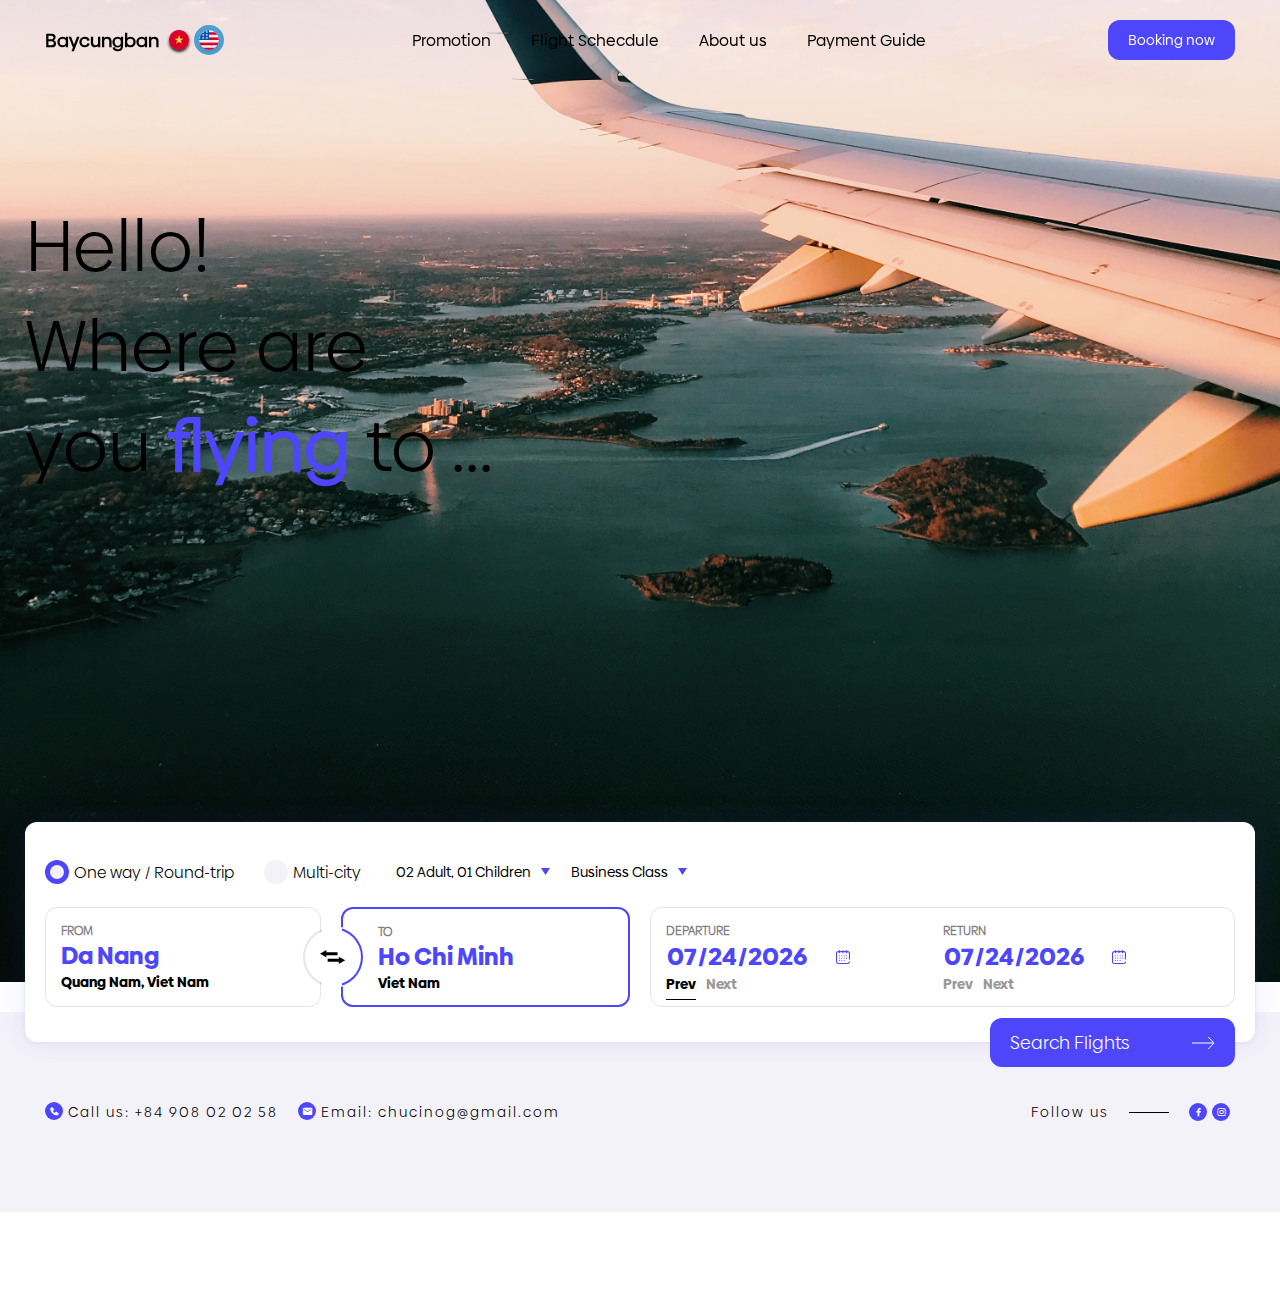
<file: index.html>
<!DOCTYPE html>
<html lang="en">

<head>
    <meta charset="UTF-8">
    <meta http-equiv="X-UA-Compatible" content="IE=edge">
    <meta name="viewport" content="width=device-width, initial-scale=1.0">
    <link href='https://unpkg.com/boxicons@2.1.2/css/boxicons.min.css' rel='stylesheet'>
    <link rel="stylesheet" href="./sass/styles.css">

    <title>Baycungban</title>
</head>

<body>
    <header>
        <div class="headerIn wide">
            <div class="logo">
                <h3>Baycungban</h3>
                <div class="icon">
                    <img  id="vn-language" src="./img/icon/vietnam.png" alt="">
                </div>
                <div class="icon">
                    <img  id="en-language" src="./img/icon/united-states.png" alt="">
                </div>
            </div>
            <nav class="navMenu">
                <ul>
                    <li>Promotion</li>
                    <li>Flight Schecdule</li>
                    <li>About us</li>
                    <li>Payment Guide</li>
                </ul>
            </nav>
            <nav class="navMenuicon"><i class='bx bx-menu'></i></nav>
            <div class="btn btnBook">Booking now</div>
        </div>

        <div class="menuRes">
            <div class="menuResin">
                <ul>
                    <li>Promotion</li>
                    <li>Flight Schedule</li>
                    <li>About us</li>
                    <li>Payment Guide</li>
                </ul>
                <div class="changeF"><span>Changes Flights</span> <i class='bx bx-search'></i></div>
                <div class="btnX"><i class='bx bx-x'></i></div>
            </div>
        </div>
    </header>
    <section class="hero">
        <img src="./img/begina-kisembo--rMEwp6TMLs-unsplash.jpg" alt="">
        <div class="heroChild wide">
            <div class="heroText">
                <span>Hello!</span>
                <span>Where are </span>
                <span>you <strong>flying</strong> to ...</span>
            </div>
        </div>
    </section>
    <section class="schedules">
        <div class="scheduleCover wide">
            <div class="schedule">
                <a href="./listPage.html" class="btnSearch">Search Flights <img
                        src="./img/icon/Vector 3.svg" alt=""></a>
                <input type="radio" name="scheduleRadio" checked id="oneway">
                <input type="radio" name="scheduleRadio" id="multy">
                <div class="schedulePicker">
                    <label for="oneway">
                        <div class="scheduleCircle oneway">
                            <div class="circleIn"></div>
                        </div><span>One way / Round-trip</span>
                    </label>
                    <label for="multy">
                        <div class="scheduleCircle multy">
                            <div class="circleIn"></div>
                        </div><span>Multi-city</span>
                    </label>
                    <div class="dropdown">
                        <select id="colorselector">
                            <option value="red"><span class="purple">02</span> Adult, <span class="purple">01</span>
                                Children</option>
                            <option value="yellow">Yellow</option>
                            <option value="blue">Blue</option>
                        </select>
                    </div>
                    <div class="dropdown">
                        <select id="colorselector">
                            <option value="red">Business Class</option>
                            <option value="yellow">Yellow</option>
                            <option value="blue">Blue</option>
                        </select>
                    </div>
                </div>
                <div class="scheduleLocate">
                    <div class="scheduleLocate-item">
                        <div class="locateCircle">
                            <div class="locateCircleInside">
                                <span class="cirBack"></span>
                                <span class="cirBack"></span>
                                <div class="loCirIn">
                                    <img src="./img/icon/Frame 2.svg" alt="">
                                </div>
                            </div>
                        </div>
                        <input type="radio" name="locateIns" id="fro">
                        <input type="radio" name="locateIns" checked id="tos">
                        <label for="fro" class="locateIn" id="DN">
                            <span class="locateText">From</span>
                            <span class="locateText DN">Da Nang</span>
                        </label>
                        <div class="listTP">
                            <span>
                                <h4>Da Nang</h4>
                                <p>Quang Nam, Viet Nam</p>
                            </span>
                            <span>
                                <h4>Ha Noi</h4>
                                <p>Viet Nam</p>
                            </span>
                            <span>
                                <h4>Da Lat</h4>
                                <p>Lam Dong ,Viet Nam</p>
                            </span>
                            <span>
                                <h4>Nha Trang</h4>
                                <p>Khanh Hoa, Viet Nam</p>
                            </span>
                            <span>
                                <h4>Phu Quoc</h4>
                                <p>Kien Giang, Viet Nam</p>
                            </span>
                        </div>
                        <label for="tos" class="locateIn hcm" id="HCM">
                            <span class="locateText">To</span>
                            <span class="locateText HCM">Ho Chi Minh</span>
                        </label>
                        <div class="listTP2">
                            <span>
                                <h4>Da Nang</h4>
                                <p>Quang Nam, Viet Nam</p>
                            </span>
                            <span>
                                <h4>Ha Noi</h4>
                                <p>Viet Nam</p>
                            </span>
                            <span>
                                <h4>Da Lat</h4>
                                <p>Lam Dong ,Viet Nam</p>
                            </span>
                            <span>
                                <h4>Nha Trang</h4>
                                <p>Khanh Hoa, Viet Nam</p>
                            </span>
                            <span>
                                <h4>Phu Quoc</h4>
                                <p>Kien Giang, Viet Nam</p>
                            </span>
                        </div>
                    </div>
                    <div class="scheduleLocate-item">
                        <div class="calendarL">
                            <span class="locateText">Departure</span>
                            <span class="locateText">
                                <input type="date" id="depart" class="datepicker">
                            </span>
                            <div class="calendarBtn">
                                <span class="prevCar active" id="departPre">Prev</span>
                                <span class="nextCar" id="departNext">Next</span>
                            </div>
                        </div>
                        <div class="calendarL return">
                            <span class="locateText">Return</span>
                            <span class="locateText">
                                <input type="date" id="retur" class="datepicker">
                            </span>
                            <div class="calendarBtn">
                                <span class="prevCar" id="returPre">Prev</span>
                                <span class="nextCar" id="returNext">Next</span>
                            </div>
                        </div>
                    </div>
                </div>
            </div>
        </div>
    </section>
    <section class="contact">
        <div class="contactCover wide">
            <div class="contactBox">
                <div class="contactLH">
                    <i class='bx bxs-phone'></i><span> <a href="#">Call us: +84 908 02 02 58</a></span>
                </div>
                <div class="contactLH">
                    <i class='bx bxs-envelope'></i><span><a href="mailto:chucinog@gmail.com">Email:
                            chucinog@gmail.com</a></span>
                </div>
            </div>
            <div class="contactBox">
                <span>Follow us</span><span class="contactLine"></span><i class='bx bxl-facebook'></i><i
                    class='bx bxl-instagram'></i>
            </div>
        </div>
    </section>

</body>
<script src="https://cdnjs.cloudflare.com/ajax/libs/jquery/3.6.0/jquery.min.js"
    integrity="sha512-894YE6QWD5I59HgZOGReFYm4dnWc1Qt5NtvYSaNcOP+u1T9qYdvdihz0PPSiiqn/+/3e7Jo4EaG7TubfWGUrMQ=="
    crossorigin="anonymous" referrerpolicy="no-referrer"></script>
<script src="./js/moment.js"></script>
<script src="./js/handles.js"></script>
<script>

</script>

</html>
</file>
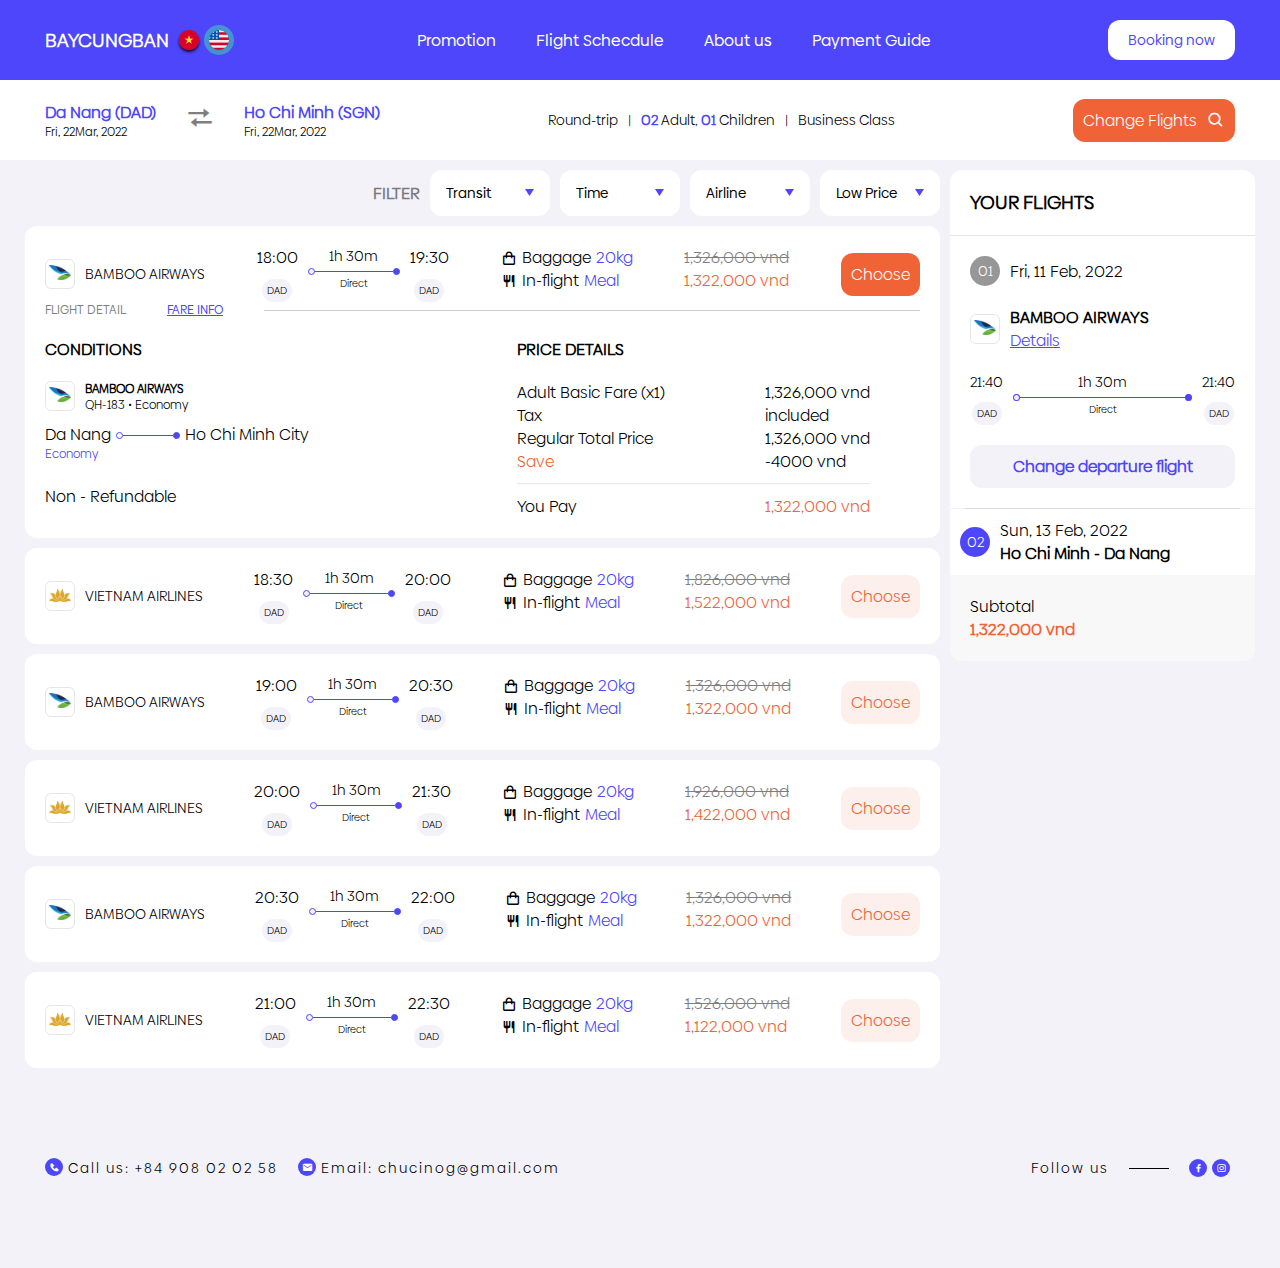
<file: listPage.html>
<!DOCTYPE html>
<html lang="en">
  <head>
    <meta charset="UTF-8" />
    <meta http-equiv="X-UA-Compatible" content="IE=edge" />
    <meta name="viewport" content="width=device-width, initial-scale=1.0" />
    <link
      href="https://unpkg.com/boxicons@2.1.2/css/boxicons.min.css"
      rel="stylesheet" />
    <link rel="stylesheet" href="./sass/styles.css" />
    <title>Flight list</title>
  </head>
  <body>
    <header class="active">
      <div class="headerIn active wide">
        <div class="logo">
          <h3><a href="./index.html">Baycungban</a></h3>
          <div class="icon" id="vn-language">
            <img src="./img/icon/vietnam.png" alt="" />
          </div>
          <div class="icon" id="en-language">
            <img src="./img/icon/united-states.png" alt="" />
          </div>
        </div>
        <nav class="navMenu">
          <ul>
            <li>Promotion</li>
            <li>Flight Schecdule</li>
            <li>About us</li>
            <li>Payment Guide</li>
          </ul>
        </nav>
        <nav class="navMenuicon"><i class="bx bx-menu"></i></nav>
        <div class="btn btnBook">Booking now</div>
      </div>
      <div class="headerTwo active">
        <div class="headerTwo-in wide">
          <div class="subHeader-items">
            <div class="subheaderBox">
              <div class="subHeader-item">
                <h4 class="subName">Da Nang (DAD)</h4>
                <span class="subDate">Fri, 22Mar, 2022</span>
              </div>
              <div class="subHeader-fame">
                <i class="bx bx-transfer"></i>
              </div>
              <div class="subHeader-item">
                <h4 class="subName">Ho Chi Minh (SGN)</h4>
                <span class="subDate">Fri, 22Mar, 2022</span>
              </div>
            </div>
          </div>
          <div class="subHeader-items">
            <div class="midItem">Round-trip</div>
            <div class="midItem">|</div>
            <div class="midItem">
              <strong class="purple">02</strong> Adult,
              <strong class="purple">01 </strong>Children
            </div>
            <div class="midItem">|</div>
            <div class="midItem">Business Class</div>
          </div>
          <div class="subHeader-items">
            <div class="btnChangeFlights">
              <span>Change Flights</span> <i class="bx bx-search"></i>
            </div>
          </div>
        </div>
      </div>
      <div class="menuRes">
        <div class="menuResin">
          <ul>
            <li>Promotion</li>
            <li>Flight Schedule</li>
            <li>About us</li>
            <li>Payment Guide</li>
          </ul>
          <div class="changeF">
            <span>Changes Flights</span> <i class="bx bx-search"></i>
          </div>
          <div class="btnX"><i class="bx bx-x"></i></div>
        </div>
      </div>
    </header>
    <section class="main">
      <div class="mainIn wide">
        <div class="mainL">
          <div class="mainFilter">
            <div class="filterTitle">
              <h4>Filter</h4>
            </div>
            <div class="dropdown">
              <select id="colorselector">
                <option value="red">Transit</option>
                <option value="yellow">Yellow</option>
                <option value="blue">Blue</option>
              </select>
            </div>
            <div class="dropdown">
              <select id="colorselector">
                <option value="red">Time</option>
                <option value="yellow">Yellow</option>
                <option value="blue">Blue</option>
              </select>
            </div>
            <div class="dropdown">
              <select id="colorselector">
                <option value="red">Airline</option>
                <option value="yellow">Yellow</option>
                <option value="blue">Blue</option>
              </select>
            </div>
            <div class="dropdown">
              <select id="colorselector">
                <option value="red">Low Price</option>
                <option value="yellow">Yellow</option>
                <option value="blue">Blue</option>
              </select>
            </div>
          </div>
          <div class="mainCard" id="mainCard-list_flight"></div>
        </div>
        <div class="mainR">
          <div class="mainRItem">
            <div class="mainRtitle">
              <h3>Your Flights</h3>
            </div>
          </div>
          <div class="mainRItemM">
            <div class="ItemTop">
              <span>01</span>
              <div class="ItemInfo">
                <p>Fri, 11 Feb, 2022</p>
                <h4>Da Nang - Ho Chi Minh</h4>
              </div>
            </div>
            <div class="cardBrands">
              <div class="logobrand">
                <img src="./img/icon/bamboo.png" alt="" />
              </div>
              <div class="ItemInfo">
                <h4>BAMBOO AIRWAYS</h4>
                <p class="purple dt">Details</p>
              </div>
            </div>
            <div class="cardTime">
              <div class="times">
                <span>21:40</span>
                <div class="timesUnder">DAD</div>
              </div>
              <div class="timesAbout">
                <div class="timesTop">1h 30m</div>
                <div class="timesMid">
                  <div class="midCir"></div>
                  <div class="midLine"></div>
                  <div class="midCir"></div>
                </div>
                <div class="timesBot">Direct</div>
              </div>
              <div class="times">
                <span>21:40</span>
                <div class="timesUnder">DAD</div>
              </div>
            </div>
            <div class="changeDepart">
              <h4>Change departure flight</h4>
            </div>
          </div>
          <div class="lineArt"></div>
          <div class="ItemBot">
            <span>02</span>
            <div class="ItemInfo">
              <p>Sun, 13 Feb, 2022</p>
              <h4>Ho Chi Minh - Da Nang</h4>
            </div>
          </div>
          <div class="mainRItemB">
            <span>Subtotal</span>
            <br />
            <span class="orange">
              <h4>1,322,000 vnd</h4>
            </span>
          </div>
        </div>
      </div>
    </section>
    <section class="contact active">
      <div class="contactCover wide">
        <div class="contactBox">
          <div class="contactLH">
            <i class="bx bxs-phone"></i><span> Call us: +84 908 02 02 58</span>
          </div>
          <div class="contactLH">
            <i class="bx bxs-envelope"></i
            ><span
              ><a href="mailto:chucinog@gmail.com"
                >Email: chucinog@gmail.com</a
              ></span
            >
          </div>
        </div>
        <div class="contactBox">
          <span>Follow us</span><span class="contactLine"></span
          ><i class="bx bxl-facebook"></i><i class="bx bxl-instagram"></i>
        </div>
      </div>
    </section>
    <script
      src="https://cdnjs.cloudflare.com/ajax/libs/jquery/3.6.0/jquery.min.js"
      integrity="sha512-894YE6QWD5I59HgZOGReFYm4dnWc1Qt5NtvYSaNcOP+u1T9qYdvdihz0PPSiiqn/+/3e7Jo4EaG7TubfWGUrMQ=="
      crossorigin="anonymous"
      referrerpolicy="no-referrer"></script>
    <script src="./js/handleList.js"></script>
  </body>
</html>
</file>
<file: sass/styles.css>
@font-face {
  font-family: biennaleBolder;
  src: url(../font/BiennaleBlack.otf);
}

@font-face {
  font-family: biennaleMiddle;
  src: url(../font/BiennaleRegular.otf);
}

@font-face {
  font-family: biennale;
  src: url(../font/BiennaleBook.otf);
}

.dropdown {
  position: relative;
  display: block;
  padding: 0;
}

.dropdown select {
  width: 100%;
  margin: 0;
  background: none;
  border: 1px solid transparent;
  outline: none;
  -moz-appearance: none;
       appearance: none;
  -webkit-appearance: none;
  font-size: 14px;
  padding: 5px 5px;
  font-family: biennaleMiddle;
}

.dropdown select,
label {
  font-family: biennaleMiddle;
}

.dropdown::after {
  content: "";
  position: absolute;
  width: 9px;
  height: 8px;
  top: 50%;
  right: 1em;
  margin-top: -4px;
  z-index: 2;
  background: url("data:image/svg+xml;charset=utf8,%3Csvg xmlns='http://www.w3.org/2000/svg' viewBox='0 0 16 12'%3E%3Cpolygon fill='rgb(77,70,250)' points='8,12 0,0 16,0'/%3E%3C/svg%3E") 0 0 no-repeat;
  /* These hacks make the select behind the arrow clickable in some browsers */
  pointer-events: none;
}

@font-face {
  font-family: biennaleBolder;
  src: url(../font/BiennaleBlack.otf);
}

@font-face {
  font-family: biennaleMiddle;
  src: url(../font/BiennaleRegular.otf);
}

@font-face {
  font-family: biennale;
  src: url(../font/BiennaleBook.otf);
}

* {
  padding: 0;
  margin: 0;
  -webkit-box-sizing: border-box;
          box-sizing: border-box;
  font-family: biennale;
}

::-webkit-scrollbar {
  width: 4px;
}

::-webkit-scrollbar-thumb {
  background: #F4F2F9;
  border-radius: 10px;
  border: 2px solid #4d46fa;
}

.wide {
  max-width: 1230px;
  margin: auto;
}

.btn {
  border-radius: 12px;
  padding: 5px;
}

.orange {
  color: #F06336;
}

.purple {
  color: #4d46fa !important;
}

.line {
  opacity: 0.2;
}

header {
  position: fixed;
  width: 100%;
  display: -webkit-box;
  display: -ms-flexbox;
  display: flex;
  -webkit-box-align: center;
      -ms-flex-align: center;
          align-items: center;
  -webkit-box-pack: center;
      -ms-flex-pack: center;
          justify-content: center;
  -webkit-box-orient: vertical;
  -webkit-box-direction: normal;
      -ms-flex-direction: column;
          flex-direction: column;
  z-index: 10;
  -webkit-transition: 0.4s;
  transition: 0.4s;
  font-family: biennaleMiddle;
}

header.active {
  background-color: #4d46fa;
}

header .headerIn {
  width: 100%;
  height: 80px;
  display: -webkit-box;
  display: -ms-flexbox;
  display: flex;
  -webkit-box-align: center;
      -ms-flex-align: center;
          align-items: center;
  -webkit-box-pack: justify;
      -ms-flex-pack: justify;
          justify-content: space-between;
  padding: 20px;
  z-index: 2;
}

header .headerIn.active .logo h3 {
  color: #FFFFFF;
}

header .headerIn.active nav ul li {
  position: relative;
  color: #FFFFFF;
  display: -webkit-box;
  display: -ms-flexbox;
  display: flex;
  -webkit-box-align: center;
      -ms-flex-align: center;
          align-items: center;
  -webkit-box-pack: center;
      -ms-flex-pack: center;
          justify-content: center;
  cursor: pointer;
}

header .headerIn.active nav ul li::after {
  content: "";
  width: 100%;
  height: 100%;
  border-radius: 100px;
  padding: 10px;
  position: absolute;
  background-color: rgba(255, 255, 255, 0.1);
  opacity: 0;
}

header .headerIn.active nav ul li:hover::after {
  opacity: 1;
}

header .headerIn.active .navMenuicon {
  color: #FFFFFF;
}

header .headerIn.active .btnBook {
  background-color: #FFFFFF;
  color: #4d46fa;
}

header .headerIn .logo {
  display: -webkit-box;
  display: -ms-flexbox;
  display: flex;
  -webkit-box-align: center;
      -ms-flex-align: center;
          align-items: center;
}

header .headerIn .logo h3 {
  margin-right: 10px;
  font-family: biennaleMiddle;
  cursor: pointer;
}

header .headerIn .logo a {
  text-transform: uppercase;
  text-decoration: none;
  font-weight: bold;
  color: white;
}

header .headerIn .logo .icon {
  height: 20px;
  width: 20px;
  position: relative;
  margin-right: 10px;
  border-radius: 50%;
  -webkit-box-shadow: 0px 2px 3px rgba(0, 0, 0, 0.9);
          box-shadow: 0px 2px 3px rgba(0, 0, 0, 0.9);
}

header .headerIn .logo .active-language {
  outline: 5px solid #4499cef1;
  border-radius: 50%;
}

header .headerIn .logo .icon:nth-child(1) {
  border: 2px solid #4d46fa;
}

header .headerIn .logo .icon img {
  width: 100%;
  height: 100%;
}

header .headerIn nav ul {
  display: -webkit-box;
  display: -ms-flexbox;
  display: flex;
  -webkit-box-align: center;
      -ms-flex-align: center;
          align-items: center;
}

header .headerIn nav ul li {
  list-style: none;
  margin: 0 20px;
  cursor: pointer;
  font-family: biennaleMiddle;
}

header .headerIn .navMenuicon {
  cursor: pointer;
  font-size: 50px;
  -webkit-transform: translateY(5px) translateX(-10px);
          transform: translateY(5px) translateX(-10px);
}

header .headerIn .btnBook {
  font-size: 14px;
  padding: 10px 20px;
  background-color: #4d46fa;
  color: #FFFFFF;
  font-family: biennaleMiddle;
  cursor: pointer;
  -webkit-transition: 0.5s;
  transition: 0.5s;
}

header .headerIn .btnBook:hover {
  background-color: #F06336;
  color: #FFFFFF;
}

header .headerTwo {
  width: 100%;
  height: 80px;
  background-color: transparent;
  -webkit-transform: translateY(-100%);
          transform: translateY(-100%);
  -webkit-transition: 0.5s;
  transition: 0.5s;
  font-family: biennaleBolder;
  opacity: 0;
}

header .headerTwo .headerTwo-in {
  height: 100%;
  padding: 0px 20px;
  display: -webkit-box;
  display: -ms-flexbox;
  display: flex;
  -webkit-box-align: center;
      -ms-flex-align: center;
          align-items: center;
  -webkit-box-pack: justify;
      -ms-flex-pack: justify;
          justify-content: space-between;
}

header .headerTwo .headerTwo-in .subHeader-items {
  height: 100%;
  display: -webkit-box;
  display: -ms-flexbox;
  display: flex;
  -webkit-box-align: center;
      -ms-flex-align: center;
          align-items: center;
  -webkit-box-pack: justify;
      -ms-flex-pack: justify;
          justify-content: space-between;
}

header .headerTwo .headerTwo-in .subHeader-items .subheaderBox {
  display: -webkit-box;
  display: -ms-flexbox;
  display: flex;
  -webkit-box-align: center;
      -ms-flex-align: center;
          align-items: center;
}

header .headerTwo .headerTwo-in .subHeader-items .subheaderBox .subHeader-item {
  display: -webkit-box;
  display: -ms-flexbox;
  display: flex;
  -webkit-box-orient: vertical;
  -webkit-box-direction: normal;
      -ms-flex-direction: column;
          flex-direction: column;
  -webkit-box-pack: center;
      -ms-flex-pack: center;
          justify-content: center;
}

header .headerTwo .headerTwo-in .subHeader-items .subheaderBox .subHeader-item .subName {
  font-size: 16px;
  color: #4d46fa;
}

header .headerTwo .headerTwo-in .subHeader-items .subheaderBox .subHeader-item .subDate {
  font-size: 12px;
}

header .headerTwo .headerTwo-in .subHeader-items .subheaderBox .subHeader-fame {
  margin: 0 30px;
}

header .headerTwo .headerTwo-in .subHeader-items .subheaderBox .subHeader-fame i {
  font-size: 28px;
  color: #000000;
  opacity: 0.5;
}

header .headerTwo .headerTwo-in .subHeader-items .midItem {
  font-size: 14px;
  margin-right: 10px;
}

header .headerTwo .headerTwo-in .subHeader-items .btnChangeFlights {
  padding: 10px;
  color: #FFFFFF;
  background-color: #F06336;
  display: -webkit-box;
  display: -ms-flexbox;
  display: flex;
  -webkit-box-align: center;
      -ms-flex-align: center;
          align-items: center;
  -webkit-box-pack: center;
      -ms-flex-pack: center;
          justify-content: center;
  -webkit-transition: 0.5s;
  transition: 0.5s;
  cursor: pointer;
}

header .headerTwo .headerTwo-in .subHeader-items .btnChangeFlights span {
  margin-right: 10px;
}

header .headerTwo .headerTwo-in .subHeader-items .btnChangeFlights:hover {
  background-color: #4d46fa;
}

header .headerTwo .headerTwo-in .subHeader-items .btnChangeFlights:hover > i {
  -webkit-transform: scale(1.2);
          transform: scale(1.2);
}

header .headerTwo .headerTwo-in .subHeader-items .btnChangeFlights i {
  font-size: 18px;
  -webkit-transition: 0.5s;
  transition: 0.5s;
}

header .headerTwo.active {
  background-color: #FFFFFF;
  -webkit-transform: translateY(0);
          transform: translateY(0);
  opacity: 1;
}

header .menuRes {
  inset: 0;
  background-color: rgba(0, 0, 0, 0.5);
  -webkit-backdrop-filter: blur(10px);
          backdrop-filter: blur(10px);
  position: fixed;
  -webkit-transition: 0.5s;
  transition: 0.5s;
  -webkit-transform: translateX(-100%);
          transform: translateX(-100%);
  z-index: 10;
}

header .menuRes .menuResin {
  width: 100%;
  height: 100%;
  display: -webkit-box;
  display: -ms-flexbox;
  display: flex;
  -webkit-box-orient: vertical;
  -webkit-box-direction: normal;
      -ms-flex-direction: column;
          flex-direction: column;
  color: #FFFFFF;
  -webkit-box-align: center;
      -ms-flex-align: center;
          align-items: center;
  -webkit-box-pack: center;
      -ms-flex-pack: center;
          justify-content: center;
  gap: 100px;
}

header .menuRes .menuResin ul {
  display: -webkit-box;
  display: -ms-flexbox;
  display: flex;
  -webkit-box-align: center;
      -ms-flex-align: center;
          align-items: center;
  -webkit-box-pack: center;
      -ms-flex-pack: center;
          justify-content: center;
  -webkit-box-orient: vertical;
  -webkit-box-direction: normal;
      -ms-flex-direction: column;
          flex-direction: column;
  gap: 30px;
}

header .menuRes .menuResin ul li {
  position: relative;
  list-style: none;
  text-align: center;
  -webkit-transition: 0.5s;
  transition: 0.5s;
  display: -webkit-box;
  display: -ms-flexbox;
  display: flex;
  -webkit-box-align: center;
      -ms-flex-align: center;
          align-items: center;
  -webkit-box-pack: center;
      -ms-flex-pack: center;
          justify-content: center;
  cursor: pointer;
  z-index: 2;
  font-size: 25px;
}

header .menuRes .menuResin ul li:hover::after {
  content: "";
  width: 100%;
  height: 100%;
  position: absolute;
  padding: 10px 20px;
  border-radius: 100px;
  background-color: rgba(0, 0, 0, 0.3);
  z-index: -1;
}

header .menuRes .menuResin ul li:hover {
  letter-spacing: 2px;
}

header .menuRes .menuResin .changeF {
  padding: 10px 20px;
  color: #FFFFFF;
  cursor: pointer;
  background-color: #F06336;
  border-radius: 12px;
  display: -webkit-box;
  display: -ms-flexbox;
  display: flex;
  -webkit-box-align: center;
      -ms-flex-align: center;
          align-items: center;
  -webkit-box-pack: center;
      -ms-flex-pack: center;
          justify-content: center;
}

header .menuRes .menuResin .changeF span {
  margin-right: 10px;
}

header .menuRes .menuResin .changeF:hover {
  opacity: 0.8;
}

header .menuRes .menuResin .btnX {
  width: 50px;
  height: 50px;
  border-radius: 50%;
  background-color: #4d46fa;
  color: #FFFFFF;
  display: -webkit-box;
  display: -ms-flexbox;
  display: flex;
  -webkit-box-align: center;
      -ms-flex-align: center;
          align-items: center;
  -webkit-box-pack: center;
      -ms-flex-pack: center;
          justify-content: center;
  cursor: pointer;
}

header .menuRes .menuResin .btnX i {
  -webkit-transition: 0.5s;
  transition: 0.5s;
  font-size: 20px;
}

header .menuRes .menuResin .btnX:hover > i {
  -webkit-transform: rotate(45deg);
          transform: rotate(45deg);
}

header .menuRes.active {
  -webkit-transform: translateX(0%);
          transform: translateX(0%);
}

section {
  position: relative;
  display: -webkit-box;
  display: -ms-flexbox;
  display: flex;
  -webkit-box-align: center;
      -ms-flex-align: center;
          align-items: center;
  width: 100%;
}

.hero {
  width: 100%;
  height: calc(982px);
  overflow: hidden;
}

.hero img {
  top: -650px;
  position: absolute;
  width: 100%;
  -webkit-transition: 0.5s;
  transition: 0.5s;
}

.hero .heroChild {
  position: relative;
  height: 100%;
  width: 100%;
  z-index: 3;
  display: -webkit-box;
  display: -ms-flexbox;
  display: flex;
  -webkit-box-align: center;
      -ms-flex-align: center;
          align-items: center;
}

.hero .heroChild .heroText {
  position: absolute;
  display: -webkit-box;
  display: -ms-flexbox;
  display: flex;
  -webkit-box-orient: vertical;
  -webkit-box-direction: normal;
      -ms-flex-direction: column;
          flex-direction: column;
  -webkit-box-align: center;
      -ms-flex-align: center;
          align-items: center;
  width: 100%;
  left: 0;
}

.hero .heroChild .heroText span {
  font-size: 72px;
  margin-right: auto;
}

.hero .heroChild .heroText span strong {
  color: #4d46fa;
}

.schedules .scheduleCover {
  width: 100%;
  position: relative;
}

.schedules .scheduleCover .schedule {
  position: absolute;
  width: 100%;
  border-radius: 12px;
  background-color: #FFFFFF;
  bottom: -60px;
  padding: 35px 20px;
  -webkit-box-shadow: 0px 0px 30px rgba(77, 70, 250, 0.1), 0px 0px 5px rgba(77, 70, 250, 0.1);
          box-shadow: 0px 0px 30px rgba(77, 70, 250, 0.1), 0px 0px 5px rgba(77, 70, 250, 0.1);
  display: -webkit-box;
  display: -ms-flexbox;
  display: flex;
  -webkit-box-orient: vertical;
  -webkit-box-direction: normal;
      -ms-flex-direction: column;
          flex-direction: column;
  -webkit-box-pack: center;
      -ms-flex-pack: center;
          justify-content: center;
  z-index: 5;
}

.schedules .scheduleCover .schedule .btnSearch {
  padding: 12px 20px;
  width: 245px;
  color: #FFFFFF;
  font-size: 18px;
  background-color: #4d46fa;
  border-radius: 12px;
  display: -webkit-box;
  display: -ms-flexbox;
  display: flex;
  -webkit-box-align: center;
      -ms-flex-align: center;
          align-items: center;
  -webkit-box-pack: justify;
      -ms-flex-pack: justify;
          justify-content: space-between;
  position: absolute;
  z-index: 6;
  right: 20px;
  bottom: -25px;
  text-decoration: none;
  cursor: pointer;
  -webkit-transition: 0.5s;
  transition: 0.5s;
}

.schedules .scheduleCover .schedule .btnSearch img {
  -webkit-transition: 0.5s;
  transition: 0.5s;
  position: absolute;
  right: 20px;
}

.schedules .scheduleCover .schedule .btnSearch:hover {
  background-color: #F06336;
}

.schedules .scheduleCover .schedule .btnSearch:hover > img {
  -webkit-transform: translateX(-20px);
          transform: translateX(-20px);
}

.schedules .scheduleCover .schedule input[type="radio"] {
  display: none;
}

.schedules .scheduleCover .schedule #oneway:checked ~ .schedulePicker label .oneway {
  background-color: #4d46fa;
}

.schedules .scheduleCover .schedule #oneway:checked ~ .schedulePicker label .oneway .circleIn {
  background-color: #F4F2F9;
}

.schedules .scheduleCover .schedule #multy :checked ~ .scheduleLocate .return {
  display: none;
}

.schedules .scheduleCover .schedule #multy:checked ~ .schedulePicker label .multy {
  background-color: #4d46fa;
}

.schedules .scheduleCover .schedule #multy:checked ~ .schedulePicker label .multy .circleIn {
  background-color: #F4F2F9;
}

.schedules .scheduleCover .schedule .schedulePicker {
  display: -webkit-box;
  display: -ms-flexbox;
  display: flex;
  -webkit-box-align: center;
      -ms-flex-align: center;
          align-items: center;
  -ms-flex-wrap: wrap;
      flex-wrap: wrap;
  margin-bottom: 20px;
}

.schedules .scheduleCover .schedule .schedulePicker label {
  display: -webkit-box;
  display: -ms-flexbox;
  display: flex;
  -webkit-box-align: center;
      -ms-flex-align: center;
          align-items: center;
}

.schedules .scheduleCover .schedule .schedulePicker label .scheduleCircle {
  margin-right: 5px;
  height: 24px;
  width: 24px;
  border-radius: 50%;
  background-color: #F4F2F9;
  display: -webkit-box;
  display: -ms-flexbox;
  display: flex;
  -webkit-box-align: center;
      -ms-flex-align: center;
          align-items: center;
  -webkit-box-pack: center;
      -ms-flex-pack: center;
          justify-content: center;
}

.schedules .scheduleCover .schedule .schedulePicker label .scheduleCircle .circleIn {
  width: 14px;
  height: 14px;
  border-radius: 50%;
}

.schedules .scheduleCover .schedule .schedulePicker label span {
  margin-right: 30px;
}

.schedules .scheduleCover .schedule .schedulePicker select {
  margin-right: 30px;
  border: none;
  outline: none;
}

.schedules .scheduleCover .schedule .scheduleLocate .scheduleLocate-item {
  position: relative;
  border-radius: 12px;
  display: -webkit-box;
  display: -ms-flexbox;
  display: flex;
  -webkit-box-orient: vertical;
  -webkit-box-direction: normal;
      -ms-flex-direction: column;
          flex-direction: column;
}

.schedules .scheduleCover .schedule .scheduleLocate .scheduleLocate-item .listTP,
.schedules .scheduleCover .schedule .scheduleLocate .scheduleLocate-item .listTP2 {
  position: absolute;
  z-index: 7;
  width: calc(50% - 10px);
  bottom: -300px;
  border: 1px solid rgba(0, 0, 0, 0.1);
  background-color: #FFFFFF;
  border-radius: 12px;
  display: -webkit-box;
  display: -ms-flexbox;
  display: flex;
  overflow: hidden;
  -webkit-box-orient: vertical;
  -webkit-box-direction: normal;
      -ms-flex-direction: column;
          flex-direction: column;
  gap: 5px;
  -webkit-transition: 0.5s;
  transition: 0.5s;
  visibility: hidden;
  -webkit-transform: translateY(0px);
          transform: translateY(0px);
}

.schedules .scheduleCover .schedule .scheduleLocate .scheduleLocate-item .listTP span,
.schedules .scheduleCover .schedule .scheduleLocate .scheduleLocate-item .listTP2 span {
  padding: 10px;
  width: 100%;
  cursor: pointer;
  -webkit-transition: 0.2s;
  transition: 0.2s;
}

.schedules .scheduleCover .schedule .scheduleLocate .scheduleLocate-item .listTP span:hover,
.schedules .scheduleCover .schedule .scheduleLocate .scheduleLocate-item .listTP2 span:hover {
  background-color: #4d46fa;
  color: #FFFFFF;
}

.schedules .scheduleCover .schedule .scheduleLocate .scheduleLocate-item .listTP span h4,
.schedules .scheduleCover .schedule .scheduleLocate .scheduleLocate-item .listTP2 span h4 {
  font-size: 14px;
}

.schedules .scheduleCover .schedule .scheduleLocate .scheduleLocate-item .listTP span p,
.schedules .scheduleCover .schedule .scheduleLocate .scheduleLocate-item .listTP2 span p {
  font-size: 12px;
}

.schedules .scheduleCover .schedule .scheduleLocate .scheduleLocate-item .listTP.active,
.schedules .scheduleCover .schedule .scheduleLocate .scheduleLocate-item .listTP2.active {
  visibility: visible;
  -webkit-transform: translateY(10px);
          transform: translateY(10px);
}

.schedules .scheduleCover .schedule .scheduleLocate .scheduleLocate-item .locateText {
  cursor: pointer;
}

.schedules .scheduleCover .schedule .scheduleLocate .scheduleLocate-item .locateText:nth-child(1) {
  font-size: 12px;
  text-transform: uppercase;
  color: #000000;
  opacity: 0.5;
  font-weight: 600;
}

.schedules .scheduleCover .schedule .scheduleLocate .scheduleLocate-item .locateText:nth-child(2) {
  font-size: 24px;
  color: #4d46fa;
  font-family: biennaleBolder;
}

.schedules .scheduleCover .schedule .scheduleLocate .scheduleLocate-item .locateText:nth-child(3) {
  font-size: 14px;
  color: #000000;
  font-family: biennaleBolder;
}

.schedules .scheduleCover .schedule .scheduleLocate .scheduleLocate-item .locateText h4 {
  font-size: 24px;
  color: #4d46fa;
  font-family: biennaleBolder;
}

.schedules .scheduleCover .schedule .scheduleLocate .scheduleLocate-item .locateText p {
  font-size: 14px;
  font-family: biennaleBolder;
  color: #000000;
}

.schedules .scheduleCover .schedule .scheduleLocate .scheduleLocate-item:nth-child(1) {
  display: -webkit-box;
  display: -ms-flexbox;
  display: flex;
  -webkit-box-orient: horizontal;
  -webkit-box-direction: normal;
      -ms-flex-direction: row;
          flex-direction: row;
  -webkit-box-align: center;
      -ms-flex-align: center;
          align-items: center;
  -webkit-box-pack: center;
      -ms-flex-pack: center;
          justify-content: center;
  gap: 20px;
}

.schedules .scheduleCover .schedule .scheduleLocate .scheduleLocate-item:nth-child(1) .locateCircle {
  height: 60px;
  width: 60px;
  border-radius: 50%;
  display: -webkit-box;
  display: -ms-flexbox;
  display: flex;
  -webkit-box-align: center;
      -ms-flex-align: center;
          align-items: center;
  -webkit-box-pack: center;
      -ms-flex-pack: center;
          justify-content: center;
  background-color: #FFFFFF;
  position: absolute;
  cursor: pointer;
}

.schedules .scheduleCover .schedule .scheduleLocate .scheduleLocate-item:nth-child(1) .locateCircle .locateCircleInside {
  padding: 2px;
  position: relative;
  width: 100%;
  height: 100%;
  border-radius: 50%;
  left: -5px;
  overflow: hidden;
  display: -webkit-box;
  display: -ms-flexbox;
  display: flex;
  -webkit-box-align: center;
      -ms-flex-align: center;
          align-items: center;
  -webkit-box-pack: center;
      -ms-flex-pack: center;
          justify-content: center;
}

.schedules .scheduleCover .schedule .scheduleLocate .scheduleLocate-item:nth-child(1) .locateCircle .locateCircleInside .cirBack {
  position: absolute;
}

.schedules .scheduleCover .schedule .scheduleLocate .scheduleLocate-item:nth-child(1) .locateCircle .locateCircleInside .cirBack:nth-child(1) {
  width: 50%;
  height: 100%;
  left: -11px;
  background-color: rgba(0, 0, 0, 0.1);
}

.schedules .scheduleCover .schedule .scheduleLocate .scheduleLocate-item:nth-child(1) .locateCircle .locateCircleInside .cirBack:nth-child(2) {
  width: 50%;
  height: 100%;
  background-color: #4d46fa;
  right: -9px;
}

.schedules .scheduleCover .schedule .scheduleLocate .scheduleLocate-item:nth-child(1) .locateCircle .locateCircleInside .loCirIn {
  position: relative;
  width: 100%;
  height: 100%;
  border-radius: 50%;
  background-color: #FFFFFF;
  display: -webkit-box;
  display: -ms-flexbox;
  display: flex;
  -webkit-box-align: center;
      -ms-flex-align: center;
          align-items: center;
  -webkit-box-pack: center;
      -ms-flex-pack: center;
          justify-content: center;
  z-index: 5;
}

.schedules .scheduleCover .schedule .scheduleLocate .scheduleLocate-item:nth-child(2) {
  padding: 15px;
  border: 1px solid rgba(0, 0, 0, 0.1);
  grid-area: h2;
  -webkit-box-orient: horizontal;
  -webkit-box-direction: normal;
      -ms-flex-direction: row;
          flex-direction: row;
}

.schedules .scheduleCover .schedule .scheduleLocate .scheduleLocate-item:nth-child(2) .calendarL {
  width: 50%;
  display: -webkit-box;
  display: -ms-flexbox;
  display: flex;
  -webkit-box-orient: vertical;
  -webkit-box-direction: normal;
      -ms-flex-direction: column;
          flex-direction: column;
}

.schedules .scheduleCover .schedule .scheduleLocate .scheduleLocate-item:nth-child(2) .calendarL .datepicker {
  border: none;
  outline: none;
  font-size: 24px;
  color: #4d46fa;
  font-family: biennaleBolder;
  padding-right: 50px;
  position: relative;
  display: -webkit-box;
  display: -ms-flexbox;
  display: flex;
  -webkit-box-align: center;
      -ms-flex-align: center;
          align-items: center;
  text-transform: uppercase;
}

.schedules .scheduleCover .schedule .scheduleLocate .scheduleLocate-item:nth-child(2) .calendarL .datepicker::-webkit-calendar-picker-indicator {
  position: absolute;
  background-image: url(../img/icon/calendar-31.svg);
  height: 14px;
  width: 14px;
  right: 20%;
  top: 27%;
}

.schedules .scheduleCover .schedule .scheduleLocate .scheduleLocate-item:nth-child(2) .calendarL .calendarBtn {
  display: -webkit-box;
  display: -ms-flexbox;
  display: flex;
}

.schedules .scheduleCover .schedule .scheduleLocate .scheduleLocate-item:nth-child(2) .calendarL .calendarBtn span {
  margin-right: 10px;
  font-size: 14px;
  color: #000000;
  text-transform: none;
  font-family: biennaleBolder;
  opacity: 0.4;
  -webkit-transition: 0.5s;
  transition: 0.5s;
  cursor: pointer;
}

.schedules .scheduleCover .schedule .scheduleLocate .scheduleLocate-item:nth-child(2) .calendarL .calendarBtn span:hover {
  opacity: 1;
  border-bottom: 1px solid #000000;
  padding-bottom: 5px;
}

.schedules .scheduleCover .schedule .scheduleLocate .scheduleLocate-item:nth-child(2) .calendarL .calendarBtn span.active {
  opacity: 1;
  border-bottom: 1px solid #000000;
  padding-bottom: 5px;
}

.contact {
  margin-top: 30px;
  height: 200px;
  position: relative;
  background-color: #F4F2F9;
}

.contact.active {
  margin-top: 0;
}

.contact .contactCover .contactBox i {
  height: 18px;
  width: 18px;
  display: -webkit-box;
  display: -ms-flexbox;
  display: flex;
  -webkit-box-align: center;
      -ms-flex-align: center;
          align-items: center;
  -webkit-box-pack: center;
      -ms-flex-pack: center;
          justify-content: center;
  font-size: 11px;
  color: #FFFFFF;
  border-radius: 50%;
  background-color: #4d46fa;
  margin-right: 5px;
  cursor: pointer;
}

.contact .contactCover .contactBox span {
  margin-right: 20px;
  font-size: 14px;
  letter-spacing: 2px;
}

.contact .contactCover .contactBox span a {
  text-decoration: none;
  color: #000000;
}

.contact .contactCover .contactBox .contactLine {
  height: 1px;
  background-color: #000000;
  width: 40px;
}

.main {
  width: 100%;
  background-color: #F4F2F9;
  padding-top: 160px;
}

.main .mainIn .mainL .mainFilter {
  width: 100%;
  padding: 10px 0;
  display: -webkit-box;
  display: -ms-flexbox;
  display: flex;
  -ms-flex-wrap: wrap;
      flex-wrap: wrap;
  gap: 10px;
  -webkit-box-align: center;
      -ms-flex-align: center;
          align-items: center;
  overflow: hidden;
}

.main .mainIn .mainL .mainFilter .filterTitle {
  color: #000000;
  opacity: 0.5;
  margin-left: auto;
  text-transform: uppercase;
}

.main .mainIn .mainL .mainFilter .dropdown {
  width: 120px;
  padding: 7px 10px;
  background: #FFFFFF;
  border-radius: 12px;
}

.main .mainIn .mainL .mainCard {
  display: -webkit-box;
  display: -ms-flexbox;
  display: flex;
  -webkit-box-orient: vertical;
  -webkit-box-direction: normal;
      -ms-flex-direction: column;
          flex-direction: column;
  gap: 10px;
}

.main .mainIn .mainL .mainCard .cardItem {
  padding: 20px;
  border-radius: 12px;
  background-color: #FFFFFF;
  cursor: pointer;
}

.main .mainIn .mainL .mainCard .cardItem .cardTop {
  display: -webkit-box;
  display: -ms-flexbox;
  display: flex;
  -ms-flex-wrap: wrap;
      flex-wrap: wrap;
  -webkit-box-pack: justify;
      -ms-flex-pack: justify;
          justify-content: space-between;
  /* margin-bottom: 30px; */
  width: 100%;
}

.main .mainIn .mainL .mainCard .cardItem .cardTop .cardBrand {
  display: -webkit-box;
  display: -ms-flexbox;
  display: flex;
  -webkit-box-align: center;
      -ms-flex-align: center;
          align-items: center;
}

.main .mainIn .mainL .mainCard .cardItem .cardTop .cardBrand .logos {
  margin-right: 10px;
  height: 30px;
  width: 30px;
  padding: 3px;
  border-radius: 6px;
  border: 1px solid rgba(0, 0, 0, 0.1);
}

.main .mainIn .mainL .mainCard .cardItem .cardTop .cardBrand .logos img {
  width: 100%;
  height: auto;
}

.main .mainIn .mainL .mainCard .cardItem .cardTop .cardBrand .names {
  text-transform: uppercase;
  font-size: 14px;
}

.main .mainIn .mainL .mainCard .cardItem .cardTop .cardTime {
  display: -webkit-box;
  display: -ms-flexbox;
  display: flex;
  gap: 10px;
}

.main .mainIn .mainL .mainCard .cardItem .cardTop .cardTime .times {
  display: -webkit-box;
  display: -ms-flexbox;
  display: flex;
  -webkit-box-orient: vertical;
  -webkit-box-direction: normal;
      -ms-flex-direction: column;
          flex-direction: column;
  -webkit-box-align: center;
      -ms-flex-align: center;
          align-items: center;
  -webkit-box-pack: center;
      -ms-flex-pack: center;
          justify-content: center;
  gap: 10px;
}

.main .mainIn .mainL .mainCard .cardItem .cardTop .cardTime .times h4 {
  font-size: 14px;
}

.main .mainIn .mainL .mainCard .cardItem .cardTop .cardTime .times .timesUnder {
  font-size: 10px;
  background-color: #F4F2F9;
  border-radius: 100px;
  padding: 5px;
  display: -webkit-box;
  display: -ms-flexbox;
  display: flex;
  -webkit-box-align: center;
      -ms-flex-align: center;
          align-items: center;
  -webkit-box-pack: center;
      -ms-flex-pack: center;
          justify-content: center;
}

.main .mainIn .mainL .mainCard .cardItem .cardTop .cardTime .timesAbout {
  display: -webkit-box;
  display: -ms-flexbox;
  display: flex;
  -webkit-box-orient: vertical;
  -webkit-box-direction: normal;
      -ms-flex-direction: column;
          flex-direction: column;
  gap: 2px;
}

.main .mainIn .mainL .mainCard .cardItem .cardTop .cardTime .timesAbout .timesTop {
  font-size: 14px;
  text-align: center;
}

.main .mainIn .mainL .mainCard .cardItem .cardTop .cardTime .timesAbout .timesMid {
  display: -webkit-box;
  display: -ms-flexbox;
  display: flex;
  -webkit-box-align: center;
      -ms-flex-align: center;
          align-items: center;
  -webkit-box-pack: center;
      -ms-flex-pack: center;
          justify-content: center;
}

.main .mainIn .mainL .mainCard .cardItem .cardTop .cardTime .timesAbout .timesMid .midCir {
  width: 7px;
  height: 7px;
  border-radius: 50%;
}

.main .mainIn .mainL .mainCard .cardItem .cardTop .cardTime .timesAbout .timesMid .midCir:nth-child(1) {
  background: #F4F2F9;
  border: 1px solid #4d46fa;
}

.main .mainIn .mainL .mainCard .cardItem .cardTop .cardTime .timesAbout .timesMid .midCir:nth-child(3) {
  background-color: #4d46fa;
  border: 1px solid #4d46fa;
}

.main .mainIn .mainL .mainCard .cardItem .cardTop .cardTime .timesAbout .timesMid .midLine {
  height: 1px;
  width: 78px;
  background-color: #4d46fa;
}

.main .mainIn .mainL .mainCard .cardItem .cardTop .cardTime .timesAbout .timesBot {
  font-size: 10px;
  text-align: center;
}

.main .mainIn .mainL .mainCard .cardItem .cardTop .cardWeight .weightTop {
  display: -webkit-box;
  display: -ms-flexbox;
  display: flex;
  -webkit-box-align: center;
      -ms-flex-align: center;
          align-items: center;
  gap: 5px;
}

.main .mainIn .mainL .mainCard .cardItem .cardTop .cardPrice {
  display: -webkit-box;
  display: -ms-flexbox;
  display: flex;
  -webkit-box-orient: vertical;
  -webkit-box-direction: normal;
      -ms-flex-direction: column;
          flex-direction: column;
}

.main .mainIn .mainL .mainCard .cardItem .cardTop .cardPrice span:nth-child(1) {
  text-decoration: line-through;
  opacity: 0.5;
}

.main .mainIn .mainL .mainCard .cardItem .cardTop .cardAction {
  display: -webkit-box;
  display: -ms-flexbox;
  display: flex;
  -webkit-box-align: center;
      -ms-flex-align: center;
          align-items: center;
}

.main .mainIn .mainL .mainCard .cardItem .cardTop .cardAction .btnChoose {
  padding: 10px;
  color: #F06336;
  background-color: rgba(240, 102, 56, 0.1);
  border-radius: 12px;
  -webkit-transition: 0.5s;
  transition: 0.5s;
  cursor: pointer;
}

.main .mainIn .mainL .mainCard .active-cardItem > .main .mainIn .mainL .mainCard .cardItem .cardTop .cardAction .btnChoose {
  background-color: #F06336;
  color: #FFFFFF;
}

.main .mainIn .mainL .mainCard .active-cardItem .cardTop .cardAction {
  display: -webkit-box;
  display: -ms-flexbox;
  display: flex;
  -webkit-box-align: center;
      -ms-flex-align: center;
          align-items: center;
}

.main .mainIn .mainL .mainCard .active-cardItem .cardTop .cardAction .btnChoose {
  color: #FFFFFF;
  background-color: #F06336;
  border-radius: 12px;
}

.main .mainIn .mainL .mainCard .cardItem input[type="radio"] {
  display: none;
}

.main .mainIn .mainL .mainCard .cardItem #detail:checked ~ .btnLine label:nth-child(1) {
  color: #4d46fa;
  text-decoration: underline;
  opacity: 1;
}

.main .mainIn .mainL .mainCard .cardItem #detail:checked ~ .btnLine label:nth-child(2) {
  color: #000000;
  opacity: 0.5;
}

.main .mainIn .mainL .mainCard .cardItem #info:checked ~ .btnLine label:nth-child(2) {
  color: #4d46fa;
  text-decoration: underline;
  opacity: 1;
}

.main .mainIn .mainL .mainCard .cardItem #info:checked ~ .btnLine label:nth-child(1) {
  color: #000000;
  opacity: 0.5;
}

.main .mainIn .mainL .mainCard .cardItem #detail:checked ~ .cardBot {
  display: -webkit-box;
  display: -ms-flexbox;
  display: flex;
}

.main .mainIn .mainL .mainCard .cardItem #detail:checked ~ .cardBotInfo {
  display: none;
}

.main .mainIn .mainL .mainCard .cardItem #details:checked ~ .btnLine label:nth-child(1) {
  color: #4d46fa;
  text-decoration: underline;
  opacity: 1;
}

.main .mainIn .mainL .mainCard .cardItem #details:checked ~ .btnLine label:nth-child(2) {
  color: #000000;
  opacity: 0.5;
}

.main .mainIn .mainL .mainCard .cardItem #infos:checked ~ .btnLine label:nth-child(2) {
  color: #4d46fa;
  text-decoration: underline;
  opacity: 1;
}

.main .mainIn .mainL .mainCard .cardItem #infos:checked ~ .btnLine label:nth-child(1) {
  color: #000000;
  opacity: 0.5;
}

.main .mainIn .mainL .mainCard .cardItem #details:checked ~ .cardBot {
  display: -webkit-box;
  display: -ms-flexbox;
  display: flex;
}

.main .mainIn .mainL .mainCard .cardItem #details:checked ~ .cardBotInfo {
  display: none;
}

.main .mainIn .mainL .mainCard .cardItem .btnLine {
  display: -webkit-box;
  display: -ms-flexbox;
  display: flex;
  -webkit-box-align: center;
      -ms-flex-align: center;
          align-items: center;
  -webkit-box-pack: justify;
      -ms-flex-pack: justify;
          justify-content: space-between;
  margin-bottom: 20px;
}

.main .mainIn .mainL .mainCard .cardItem .btnLine label {
  cursor: pointer;
  text-transform: uppercase;
  color: #000000;
  font-size: 12px;
  margin-right: 20px;
}

.main .mainIn .mainL .mainCard .cardItem .btnLine .line {
  width: 75%;
  height: 1px;
  background-color: #000000;
}

.main .mainIn .mainL .mainCard .cardItem .btnLine .btnLinein .btnLineItem {
  margin-right: 30px;
}

.main .mainIn .mainL .mainCard .cardItem .btnLine .btnLinein .btnLineItem.active {
  text-decoration: underline;
  color: #4d46fa;
}

.main .mainIn .mainL .mainCard .cardItem .cardBot {
  display: -webkit-box;
  display: -ms-flexbox;
  display: flex;
  -ms-flex-wrap: wrap;
      flex-wrap: wrap;
  -webkit-box-pack: justify;
      -ms-flex-pack: justify;
          justify-content: space-between;
  display: none;
}

.main .mainIn .mainL .mainCard .cardItem .cardBot .cardBotL {
  display: -webkit-box;
  display: -ms-flexbox;
  display: flex;
  gap: 30px;
}

.main .mainIn .mainL .mainCard .cardItem .cardBot .cardBotL .botL {
  display: -webkit-box;
  display: -ms-flexbox;
  display: flex;
  -webkit-box-orient: vertical;
  -webkit-box-direction: normal;
      -ms-flex-direction: column;
          flex-direction: column;
  -webkit-box-pack: justify;
      -ms-flex-pack: justify;
          justify-content: space-between;
}

.main .mainIn .mainL .mainCard .cardItem .cardBot .cardBotL .botM {
  display: -webkit-box;
  display: -ms-flexbox;
  display: flex;
  -webkit-box-pack: center;
      -ms-flex-pack: center;
          justify-content: center;
  -webkit-box-align: center;
      -ms-flex-align: center;
          align-items: center;
  -webkit-box-orient: vertical;
  -webkit-box-direction: normal;
      -ms-flex-direction: column;
          flex-direction: column;
}

.main .mainIn .mainL .mainCard .cardItem .cardBot .cardBotL .botM .circleM {
  width: 7px;
  height: 7px;
  border-radius: 50%;
  background-color: #FFFFFF;
  border: 1px solid #4d46fa;
}

.main .mainIn .mainL .mainCard .cardItem .cardBot .cardBotL .botM .lineM {
  width: 1px;
  height: 136px;
  background-color: #4d46fa;
}

.main .mainIn .mainL .mainCard .cardItem .cardBot .cardBotL .botM .circleM:nth-child(3) {
  width: 7px;
  height: 7px;
  border-radius: 50%;
  background-color: #4d46fa;
}

.main .mainIn .mainL .mainCard .cardItem .cardBot .cardBotL .botR {
  display: -webkit-box;
  display: -ms-flexbox;
  display: flex;
  -webkit-box-orient: vertical;
  -webkit-box-direction: normal;
      -ms-flex-direction: column;
          flex-direction: column;
  -webkit-box-pack: justify;
      -ms-flex-pack: justify;
          justify-content: space-between;
}

.main .mainIn .mainL .mainCard .cardItem .cardBot .cardBotR .logoBoxs {
  display: -webkit-box;
  display: -ms-flexbox;
  display: flex;
  gap: 10px;
  margin-bottom: 10px;
}

.main .mainIn .mainL .mainCard .cardItem .cardBot .cardBotR .logoBoxs .logos {
  width: 30px;
  height: 30px;
  border-radius: 6px;
  padding: 3px;
  border: 1px solid rgba(0, 0, 0, 0.1);
}

.main .mainIn .mainL .mainCard .cardItem .cardBot .cardBotR .logoBoxs .logos img {
  width: 100%;
  height: auto;
}

.main .mainIn .mainL .mainCard .cardItem .cardBot .cardBotR .logoBoxs .logosTitle {
  font-size: 12px;
}

.main .mainIn .mainL .mainCard .cardItem .cardBot .cardBotR .cardDetail {
  width: 100%;
  padding: 10px;
  border-radius: 12px;
  gap: 50px;
  display: -webkit-box;
  display: -ms-flexbox;
  display: flex;
  padding-right: 50px;
  background-color: #F4F2F9;
}

.main .mainIn .mainL .mainCard .cardItem .cardBotInfo {
  display: -webkit-box;
  display: -ms-flexbox;
  display: flex;
  -webkit-box-pack: justify;
      -ms-flex-pack: justify;
          justify-content: space-between;
  padding-right: 50px;
  -ms-flex-wrap: wrap;
      flex-wrap: wrap;
  gap: 30px;
}

.main .mainIn .mainL .mainCard .cardItem .cardBotInfo .cardBotL h4 {
  text-transform: uppercase;
}

.main .mainIn .mainL .mainCard .cardItem .cardBotInfo .cardBotL .logoBoxs {
  display: -webkit-box;
  display: -ms-flexbox;
  display: flex;
  gap: 10px;
  margin-bottom: 10px;
  margin-top: 20px;
}

.main .mainIn .mainL .mainCard .cardItem .cardBotInfo .cardBotL .logoBoxs .logos {
  width: 30px;
  height: 30px;
  border-radius: 6px;
  padding: 3px;
  border: 1px solid rgba(0, 0, 0, 0.1);
}

.main .mainIn .mainL .mainCard .cardItem .cardBotInfo .cardBotL .logoBoxs .logos img {
  width: 100%;
  height: auto;
}

.main .mainIn .mainL .mainCard .cardItem .cardBotInfo .cardBotL .logoBoxs .logosTitle {
  font-size: 12px;
}

.main .mainIn .mainL .mainCard .cardItem .cardBotInfo .cardBotL .cardInfoLocateBox {
  display: -webkit-box;
  display: -ms-flexbox;
  display: flex;
  gap: 5px;
}

.main .mainIn .mainL .mainCard .cardItem .cardBotInfo .cardBotL .cardInfoLocateBox .locateFr {
  display: -webkit-box;
  display: -ms-flexbox;
  display: flex;
  -webkit-box-orient: vertical;
  -webkit-box-direction: normal;
      -ms-flex-direction: column;
          flex-direction: column;
}

.main .mainIn .mainL .mainCard .cardItem .cardBotInfo .cardBotL .cardInfoLocateBox .locateFr span:nth-child(2) {
  font-size: 12px;
}

.main .mainIn .mainL .mainCard .cardItem .cardBotInfo .cardBotL .cardInfoLocateBox .locateLine {
  display: -webkit-box;
  display: -ms-flexbox;
  display: flex;
  -webkit-box-align: center;
      -ms-flex-align: center;
          align-items: center;
}

.main .mainIn .mainL .mainCard .cardItem .cardBotInfo .cardBotL .cardInfoLocateBox .locateLine .locateCir {
  width: 7px;
  height: 7px;
  border-radius: 50%;
  border: 1px solid #4d46fa;
  margin-top: -15px;
}

.main .mainIn .mainL .mainCard .cardItem .cardBotInfo .cardBotL .cardInfoLocateBox .locateLine .locateCir:nth-child(3) {
  background-color: #4d46fa;
}

.main .mainIn .mainL .mainCard .cardItem .cardBotInfo .cardBotL .cardInfoLocateBox .locateLine .locateLine {
  width: 50px;
  height: 1px;
  background-color: #4d46fa;
  margin-top: -15px;
}

.main .mainIn .mainL .mainCard .cardItem .cardBotInfo .cardBotR h4 {
  text-transform: uppercase;
}

.main .mainIn .mainL .mainCard .cardItem .cardBotInfo .cardBotR .cardBotDetail {
  margin-top: 20px;
  display: -webkit-box;
  display: -ms-flexbox;
  display: flex;
  gap: 100px;
}

.main .mainIn .mainL .mainCard .cardItem .cardBotInfo .cardBotR .cardBotDetail .cardBotDetailL,
.main .mainIn .mainL .mainCard .cardItem .cardBotInfo .cardBotR .cardBotDetail .cardBotDetailR {
  margin-bottom: 10px;
}

.main .mainIn .mainL .mainCard .cardItem .cardBotInfo .cardBotR .cardBotDetailTotal {
  margin-top: 10px;
  display: -webkit-box;
  display: -ms-flexbox;
  display: flex;
  -webkit-box-pack: justify;
      -ms-flex-pack: justify;
          justify-content: space-between;
  gap: 100px;
}

.main .mainIn .mainR .mainRItem {
  background-color: #FFFFFF;
  width: 100%;
  border-bottom: 1px solid rgba(0, 0, 0, 0.1);
  padding: 20px;
  border-top-left-radius: 12px;
  border-top-right-radius: 12px;
}

.main .mainIn .mainR .mainRItem .mainRtitle {
  text-transform: uppercase;
}

.main .mainIn .mainR .mainRItemM {
  width: 100%;
  background-color: #FFFFFF;
  display: -webkit-box;
  display: -ms-flexbox;
  display: flex;
  -webkit-box-orient: vertical;
  -webkit-box-direction: normal;
      -ms-flex-direction: column;
          flex-direction: column;
  padding: 20px;
  gap: 20px;
}

.main .mainIn .mainR .mainRItemM .ItemTop {
  width: 100%;
  display: -webkit-box;
  display: -ms-flexbox;
  display: flex;
  gap: 10px;
  -webkit-box-align: center;
      -ms-flex-align: center;
          align-items: center;
}

.main .mainIn .mainR .mainRItemM .ItemTop span {
  height: 30px;
  width: 30px;
  display: -webkit-box;
  display: -ms-flexbox;
  display: flex;
  -webkit-box-align: center;
      -ms-flex-align: center;
          align-items: center;
  -webkit-box-pack: center;
      -ms-flex-pack: center;
          justify-content: center;
  padding: 5px;
  border-radius: 50%;
  background-color: #979797;
  color: #FFFFFF;
  font-size: 14px;
}

.main .mainIn .mainR .mainRItemM .cardBrands {
  display: -webkit-box;
  display: -ms-flexbox;
  display: flex;
  -webkit-box-align: center;
      -ms-flex-align: center;
          align-items: center;
  width: 100%;
}

.main .mainIn .mainR .mainRItemM .cardBrands .ItemInfo p {
  text-decoration: underline;
}

.main .mainIn .mainR .mainRItemM .cardBrands .logobrand {
  margin-right: 10px;
  height: 30px;
  width: 30px;
  padding: 3px;
  border-radius: 6px;
  border: 1px solid rgba(0, 0, 0, 0.1);
}

.main .mainIn .mainR .mainRItemM .cardBrands .logobrand img {
  width: 100%;
  height: auto;
}

.main .mainIn .mainR .mainRItemM .cardBrands .names {
  text-transform: uppercase;
  font-size: 14px;
}

.main .mainIn .mainR .mainRItemM .cardTime {
  display: -webkit-box;
  display: -ms-flexbox;
  display: flex;
  gap: 10px;
}

.main .mainIn .mainR .mainRItemM .cardTime .times {
  display: -webkit-box;
  display: -ms-flexbox;
  display: flex;
  -webkit-box-orient: vertical;
  -webkit-box-direction: normal;
      -ms-flex-direction: column;
          flex-direction: column;
  -webkit-box-align: center;
      -ms-flex-align: center;
          align-items: center;
  -webkit-box-pack: center;
      -ms-flex-pack: center;
          justify-content: center;
  gap: 10px;
}

.main .mainIn .mainR .mainRItemM .cardTime .times span {
  font-size: 14px;
}

.main .mainIn .mainR .mainRItemM .cardTime .times .timesUnder {
  font-size: 10px;
  background-color: #F4F2F9;
  border-radius: 100px;
  padding: 5px;
  display: -webkit-box;
  display: -ms-flexbox;
  display: flex;
  -webkit-box-align: center;
      -ms-flex-align: center;
          align-items: center;
  -webkit-box-pack: center;
      -ms-flex-pack: center;
          justify-content: center;
}

.main .mainIn .mainR .mainRItemM .cardTime .timesAbout {
  display: -webkit-box;
  display: -ms-flexbox;
  display: flex;
  -webkit-box-orient: vertical;
  -webkit-box-direction: normal;
      -ms-flex-direction: column;
          flex-direction: column;
  width: 100%;
  gap: 2px;
}

.main .mainIn .mainR .mainRItemM .cardTime .timesAbout .timesTop {
  font-size: 14px;
  text-align: center;
}

.main .mainIn .mainR .mainRItemM .cardTime .timesAbout .timesMid {
  display: -webkit-box;
  display: -ms-flexbox;
  display: flex;
  -webkit-box-align: center;
      -ms-flex-align: center;
          align-items: center;
  -webkit-box-pack: justify;
      -ms-flex-pack: justify;
          justify-content: space-between;
}

.main .mainIn .mainR .mainRItemM .cardTime .timesAbout .timesMid .midCir {
  width: 7px;
  height: 7px;
  border-radius: 50%;
}

.main .mainIn .mainR .mainRItemM .cardTime .timesAbout .timesMid .midCir:nth-child(1) {
  background: #F4F2F9;
  border: 1px solid #4d46fa;
}

.main .mainIn .mainR .mainRItemM .cardTime .timesAbout .timesMid .midCir:nth-child(3) {
  background-color: #4d46fa;
  border: 1px solid #4d46fa;
}

.main .mainIn .mainR .mainRItemM .cardTime .timesAbout .timesMid .midLine {
  height: 1px;
  width: 100%;
  background-color: #4d46fa;
}

.main .mainIn .mainR .mainRItemM .cardTime .timesAbout .timesBot {
  font-size: 10px;
  text-align: center;
}

.main .mainIn .mainR .mainRItemM .changeDepart {
  width: 100%;
  padding: 10px;
  color: #4d46fa;
  background-color: #F4F2F9;
  display: -webkit-box;
  display: -ms-flexbox;
  display: flex;
  -webkit-box-align: center;
      -ms-flex-align: center;
          align-items: center;
  -webkit-box-pack: center;
      -ms-flex-pack: center;
          justify-content: center;
  border-radius: 12px;
}

.main .mainIn .mainR .lineArt {
  height: 1px;
  width: 90%;
  background-color: rgba(0, 0, 0, 0.1);
  margin: auto;
}

.main .mainIn .mainR .ItemBot {
  width: 100%;
  display: -webkit-box;
  display: -ms-flexbox;
  display: flex;
  gap: 10px;
  -webkit-box-align: center;
      -ms-flex-align: center;
          align-items: center;
  padding: 10px;
  background-color: #FFFFFF;
}

.main .mainIn .mainR .ItemBot span {
  height: 30px;
  width: 30px;
  display: -webkit-box;
  display: -ms-flexbox;
  display: flex;
  -webkit-box-align: center;
      -ms-flex-align: center;
          align-items: center;
  -webkit-box-pack: center;
      -ms-flex-pack: center;
          justify-content: center;
  padding: 5px;
  border-radius: 50%;
  background-color: #4d46fa;
  color: #FFFFFF;
  font-size: 14px;
}

.main .mainIn .mainR .mainRItemB {
  border-bottom-left-radius: 12px;
  border-bottom-right-radius: 12px;
  padding: 20px;
  background-color: #F8F8F8;
}

@media only screen and (min-width: 320px) {
  .navMenu {
    display: none;
  }
  .navMenuicon {
    display: block;
    margin-left: auto;
    font-size: 30px;
  }
  .hero {
    height: 100vh;
  }
  .hero img {
    top: 0px;
    position: absolute;
    width: 100%;
  }
  .hero .heroChild {
    position: relative;
    height: 100%;
    width: 100%;
    z-index: 3;
    display: -webkit-box;
    display: -ms-flexbox;
    display: flex;
    -webkit-box-align: center;
        -ms-flex-align: center;
            align-items: center;
  }
  .hero .heroChild .heroText {
    position: absolute;
    display: -webkit-box;
    display: -ms-flexbox;
    display: flex;
    -webkit-box-orient: vertical;
    -webkit-box-direction: normal;
        -ms-flex-direction: column;
            flex-direction: column;
    -webkit-box-align: center;
        -ms-flex-align: center;
            align-items: center;
    width: 100%;
    top: 20%;
    left: 0;
  }
  .hero .heroChild .heroText span {
    font-size: 52px;
    margin-right: auto;
  }
  .hero .heroChild .heroText span strong {
    color: #4d46fa;
  }
  .scheduleLocate {
    display: -ms-grid;
    display: grid;
    -ms-grid-columns: 1fr;
        grid-template-columns: 1fr;
    -ms-grid-rows: 220px;
        grid-template-rows: 220px;
        grid-template-areas: "h1"
 "h2";
    grid-gap: 20px;
  }
  .btnChangeFlights {
    border-radius: 50%;
  }
  .btnChangeFlights span {
    display: none;
  }
  .mainR {
    margin-top: 20px;
  }
  .headerTwo {
    display: none;
  }
  .scheduleLocate-item {
    display: -webkit-box;
    display: -ms-flexbox;
    display: flex;
    -ms-flex-wrap: wrap;
        flex-wrap: wrap;
  }
  .scheduleLocate-item label {
    width: 100% !important;
  }
  .scheduleLocate-item label:nth-child(3) {
    margin-bottom: 10px;
  }
  .scheduleLocate-item .locateCircle {
    visibility: hidden;
  }
  .scheduleLocate-item .listTP {
    left: 0;
    top: 100px;
  }
  .scheduleLocate-item .listTP2 {
    right: 0;
  }
  .scheduleLocate-item .locateIn {
    height: 100px;
    border-radius: 12px;
    width: 50%;
    display: -webkit-box;
    display: -ms-flexbox;
    display: flex;
    -webkit-box-orient: vertical;
    -webkit-box-direction: normal;
        -ms-flex-direction: column;
            flex-direction: column;
    border: 1px solid rgba(0, 0, 0, 0.1);
    padding: 15px;
  }
  .scheduleLocate-item .locateIn.hcm {
    padding-left: 20px;
    border: 2px solid #4d46fa;
  }
  .contactCover {
    width: 100%;
    display: -webkit-box;
    display: -ms-flexbox;
    display: flex;
    -ms-flex-wrap: wrap;
        flex-wrap: wrap;
    -webkit-box-align: center;
        -ms-flex-align: center;
            align-items: center;
    -webkit-box-pack: center;
        -ms-flex-pack: center;
            justify-content: center;
    text-align: center;
    padding: 20px;
  }
  .contactCover .contactBox {
    display: -webkit-box;
    display: -ms-flexbox;
    display: flex;
    -ms-flex-wrap: wrap;
        flex-wrap: wrap;
    -webkit-box-align: center;
        -ms-flex-align: center;
            align-items: center;
    -webkit-box-pack: center;
        -ms-flex-pack: center;
            justify-content: center;
  }
  .contactCover .contactBox .contactLH {
    display: -webkit-box;
    display: -ms-flexbox;
    display: flex;
  }
  .cardBot {
    display: -webkit-box;
    display: -ms-flexbox;
    display: flex;
    -ms-flex-wrap: wrap;
        flex-wrap: wrap;
    -webkit-box-pack: justify;
        -ms-flex-pack: justify;
            justify-content: space-between;
    display: none;
  }
  .cardBot .cardBotL {
    display: -webkit-box;
    display: -ms-flexbox;
    display: flex;
    -webkit-box-pack: center;
        -ms-flex-pack: center;
            justify-content: center;
    width: 100%;
    gap: 30px;
    margin-bottom: 30px;
  }
  .cardBot .cardBotL .botL {
    display: -webkit-box;
    display: -ms-flexbox;
    display: flex;
    -webkit-box-orient: vertical;
    -webkit-box-direction: normal;
        -ms-flex-direction: column;
            flex-direction: column;
    -webkit-box-pack: justify;
        -ms-flex-pack: justify;
            justify-content: space-between;
  }
  .cardBot .cardBotL .botM {
    display: -webkit-box;
    display: -ms-flexbox;
    display: flex;
    -webkit-box-pack: center;
        -ms-flex-pack: center;
            justify-content: center;
    -webkit-box-align: center;
        -ms-flex-align: center;
            align-items: center;
    -webkit-box-orient: vertical;
    -webkit-box-direction: normal;
        -ms-flex-direction: column;
            flex-direction: column;
  }
  .cardBot .cardBotL .botM .circleM {
    width: 7px;
    height: 7px;
    border-radius: 50%;
    background-color: #FFFFFF;
    border: 1px solid #4d46fa;
  }
  .cardBot .cardBotL .botM .lineM {
    width: 1px;
    height: 136px;
    background-color: #4d46fa;
  }
  .cardBot .cardBotL .botM .circleM:nth-child(3) {
    width: 7px;
    height: 7px;
    border-radius: 50%;
    background-color: #4d46fa;
  }
  .cardBot .cardBotL .botR {
    display: -webkit-box;
    display: -ms-flexbox;
    display: flex;
    -webkit-box-orient: vertical;
    -webkit-box-direction: normal;
        -ms-flex-direction: column;
            flex-direction: column;
    -webkit-box-pack: justify;
        -ms-flex-pack: justify;
            justify-content: space-between;
  }
  .cardBot .cardBotR {
    width: 100%;
  }
  .cardBot .cardBotR .logoBoxs {
    display: -webkit-box;
    display: -ms-flexbox;
    display: flex;
    gap: 10px;
    margin-bottom: 10px;
  }
  .cardBot .cardBotR .logoBoxs .logos {
    width: 30px;
    height: 30px;
    border-radius: 6px;
    padding: 3px;
    border: 1px solid rgba(0, 0, 0, 0.1);
  }
  .cardBot .cardBotR .logoBoxs .logos img {
    width: 100%;
    height: auto;
  }
  .cardBot .cardBotR .logoBoxs .logosTitle {
    font-size: 12px;
  }
  .cardBot .cardBotR .cardDetail {
    width: 100%;
    padding: 10px;
    border-radius: 12px;
    gap: 50px;
    display: -webkit-box;
    display: -ms-flexbox;
    display: flex;
    padding-right: 50px;
    background-color: #F4F2F9;
  }
}

@media only screen and (min-width: 768px) {
  .navMenu {
    display: none;
  }
  .navMenuicon {
    display: block;
    margin-left: auto;
    font-size: 30px;
  }
  .hero {
    height: 100vh;
  }
  .hero img {
    top: -150px;
    position: absolute;
    width: 100%;
  }
  .hero .heroChild {
    position: relative;
    height: 100%;
    width: 100%;
    z-index: 3;
    display: -webkit-box;
    display: -ms-flexbox;
    display: flex;
    -webkit-box-align: center;
        -ms-flex-align: center;
            align-items: center;
  }
  .hero .heroChild .heroText {
    position: absolute;
    display: -webkit-box;
    display: -ms-flexbox;
    display: flex;
    -webkit-box-orient: vertical;
    -webkit-box-direction: normal;
        -ms-flex-direction: column;
            flex-direction: column;
    -webkit-box-align: center;
        -ms-flex-align: center;
            align-items: center;
    width: 100%;
    top: 20%;
    left: 0;
  }
  .hero .heroChild .heroText span {
    font-size: 72px;
    margin-right: auto;
  }
  .hero .heroChild .heroText span strong {
    color: #4d46fa;
  }
  .scheduleLocate {
    display: -ms-grid;
    display: grid;
    -ms-grid-columns: 1fr;
        grid-template-columns: 1fr;
    -ms-grid-rows: 100px;
        grid-template-rows: 100px;
        grid-template-areas: "h1"
 "h2";
    grid-gap: 20px;
  }
  .btnChangeFlights {
    border-radius: 50%;
  }
  .btnChangeFlights span {
    display: none;
  }
  .mainR {
    margin-top: 20px;
  }
  .headerTwo {
    display: block;
  }
  .scheduleLocate-item {
    display: -webkit-box;
    display: -ms-flexbox;
    display: flex;
    -ms-flex-wrap: nowrap;
        flex-wrap: nowrap;
  }
  .scheduleLocate-item .locateCircle {
    visibility: visible;
  }
  .scheduleLocate-item .listTP {
    left: 0;
  }
  .scheduleLocate-item .listTP2 {
    right: 0;
  }
  .scheduleLocate-item .locateIn {
    height: 100px;
    border-radius: 12px;
    width: 50%;
    display: -webkit-box;
    display: -ms-flexbox;
    display: flex;
    -webkit-box-orient: vertical;
    -webkit-box-direction: normal;
        -ms-flex-direction: column;
            flex-direction: column;
    border: 1px solid rgba(0, 0, 0, 0.1);
    padding: 15px;
  }
  .scheduleLocate-item .locateIn.hcm {
    padding-left: 35px;
    border: 2px solid #4d46fa;
  }
  .contactCover {
    width: 100%;
    display: -webkit-box;
    display: -ms-flexbox;
    display: flex;
    -ms-flex-wrap: wrap;
        flex-wrap: wrap;
    -webkit-box-align: center;
        -ms-flex-align: center;
            align-items: center;
    -webkit-box-pack: justify;
        -ms-flex-pack: justify;
            justify-content: space-between;
    padding: 20px;
  }
  .contactCover .contactBox {
    display: -webkit-box;
    display: -ms-flexbox;
    display: flex;
    -ms-flex-wrap: wrap;
        flex-wrap: wrap;
    -webkit-box-align: center;
        -ms-flex-align: center;
            align-items: center;
  }
  .cardBot {
    display: -webkit-box;
    display: -ms-flexbox;
    display: flex;
    -ms-flex-wrap: wrap;
        flex-wrap: wrap;
    -webkit-box-pack: justify;
        -ms-flex-pack: justify;
            justify-content: space-between;
    display: none;
  }
  .cardBot .cardBotL {
    display: -webkit-box;
    display: -ms-flexbox;
    display: flex;
    -webkit-box-pack: center;
        -ms-flex-pack: center;
            justify-content: center;
    width: 100%;
    gap: 30px;
    margin-bottom: 30px;
  }
  .cardBot .cardBotL .botL {
    display: -webkit-box;
    display: -ms-flexbox;
    display: flex;
    -webkit-box-orient: vertical;
    -webkit-box-direction: normal;
        -ms-flex-direction: column;
            flex-direction: column;
    -webkit-box-pack: justify;
        -ms-flex-pack: justify;
            justify-content: space-between;
  }
  .cardBot .cardBotL .botM {
    display: -webkit-box;
    display: -ms-flexbox;
    display: flex;
    -webkit-box-pack: center;
        -ms-flex-pack: center;
            justify-content: center;
    -webkit-box-align: center;
        -ms-flex-align: center;
            align-items: center;
    -webkit-box-orient: vertical;
    -webkit-box-direction: normal;
        -ms-flex-direction: column;
            flex-direction: column;
  }
  .cardBot .cardBotL .botM .circleM {
    width: 7px;
    height: 7px;
    border-radius: 50%;
    background-color: #FFFFFF;
    border: 1px solid #4d46fa;
  }
  .cardBot .cardBotL .botM .lineM {
    width: 1px;
    height: 136px;
    background-color: #4d46fa;
  }
  .cardBot .cardBotL .botM .circleM:nth-child(3) {
    width: 7px;
    height: 7px;
    border-radius: 50%;
    background-color: #4d46fa;
  }
  .cardBot .cardBotL .botR {
    display: -webkit-box;
    display: -ms-flexbox;
    display: flex;
    -webkit-box-orient: vertical;
    -webkit-box-direction: normal;
        -ms-flex-direction: column;
            flex-direction: column;
    -webkit-box-pack: justify;
        -ms-flex-pack: justify;
            justify-content: space-between;
  }
  .cardBot .cardBotR {
    width: 100%;
  }
  .cardBot .cardBotR .logoBoxs {
    display: -webkit-box;
    display: -ms-flexbox;
    display: flex;
    gap: 10px;
    margin-bottom: 10px;
  }
  .cardBot .cardBotR .logoBoxs .logos {
    width: 30px;
    height: 30px;
    border-radius: 6px;
    padding: 3px;
    border: 1px solid rgba(0, 0, 0, 0.1);
  }
  .cardBot .cardBotR .logoBoxs .logos img {
    width: 100%;
    height: auto;
  }
  .cardBot .cardBotR .logoBoxs .logosTitle {
    font-size: 12px;
  }
  .cardBot .cardBotR .cardDetail {
    width: 100%;
    padding: 10px;
    border-radius: 12px;
    gap: 50px;
    display: -webkit-box;
    display: -ms-flexbox;
    display: flex;
    padding-right: 50px;
    background-color: #F4F2F9;
  }
}

@media only screen and (min-width: 1024px) {
  .navMenu {
    display: block;
  }
  .navMenuicon {
    display: none;
  }
  .menuRes {
    display: none;
  }
  .hero {
    width: 100%;
    height: calc(982px);
    overflow: hidden;
  }
  .hero img {
    top: -650px;
    position: absolute;
    width: 100%;
  }
  .scheduleLocate {
    display: -ms-grid;
    display: grid;
    -ms-grid-columns: 1fr 1fr;
        grid-template-columns: 1fr 1fr;
    -ms-grid-rows: 100px;
        grid-template-rows: 100px;
        grid-template-areas: "h1 h2";
    grid-gap: 20px;
  }
  .btnChangeFlights {
    border-radius: 12px;
  }
  .btnChangeFlights span {
    display: block;
  }
  .mainIn {
    width: 100%;
    display: -ms-grid;
    display: grid;
    -ms-grid-columns: 3fr 1fr;
        grid-template-columns: 3fr 1fr;
    -ms-grid-rows: 100%;
        grid-template-rows: 100%;
        grid-template-areas: "h1 h2";
    grid-gap: 10px;
  }
  .mainR {
    margin-top: 10px;
  }
  .headerTwo {
    display: block;
  }
  .scheduleLocate-item {
    display: -webkit-box;
    display: -ms-flexbox;
    display: flex;
    -ms-flex-wrap: nowrap;
        flex-wrap: nowrap;
  }
  .scheduleLocate-item .locateCircle {
    visibility: visible;
  }
  .scheduleLocate-item .listTP {
    left: 0;
  }
  .scheduleLocate-item .listTP2 {
    right: 0;
  }
  .scheduleLocate-item .locateIn {
    height: 100px;
    border-radius: 12px;
    width: 50%;
    display: -webkit-box;
    display: -ms-flexbox;
    display: flex;
    -webkit-box-orient: vertical;
    -webkit-box-direction: normal;
        -ms-flex-direction: column;
            flex-direction: column;
    border: 1px solid rgba(0, 0, 0, 0.1);
    padding: 15px;
  }
  .scheduleLocate-item .locateIn.hcm {
    padding-left: 35px;
    border: 2px solid #4d46fa;
  }
  .contactCover {
    width: 100%;
    display: -webkit-box;
    display: -ms-flexbox;
    display: flex;
    -ms-flex-wrap: wrap;
        flex-wrap: wrap;
    -webkit-box-align: center;
        -ms-flex-align: center;
            align-items: center;
    -webkit-box-pack: justify;
        -ms-flex-pack: justify;
            justify-content: space-between;
    padding: 20px;
  }
  .contactCover .contactBox {
    display: -webkit-box;
    display: -ms-flexbox;
    display: flex;
    -ms-flex-wrap: wrap;
        flex-wrap: wrap;
    -webkit-box-align: center;
        -ms-flex-align: center;
            align-items: center;
  }
  .cardBot {
    display: -webkit-box;
    display: -ms-flexbox;
    display: flex;
    -ms-flex-wrap: wrap;
        flex-wrap: wrap;
    -webkit-box-pack: justify;
        -ms-flex-pack: justify;
            justify-content: space-between;
    display: none;
  }
  .cardBot .cardBotL {
    display: -webkit-box;
    display: -ms-flexbox;
    display: flex;
    -webkit-box-pack: start;
        -ms-flex-pack: start;
            justify-content: start;
    width: calc(50% - 30px);
    gap: 30px;
    margin-bottom: 30px;
  }
  .cardBot .cardBotL .botL {
    display: -webkit-box;
    display: -ms-flexbox;
    display: flex;
    -webkit-box-orient: vertical;
    -webkit-box-direction: normal;
        -ms-flex-direction: column;
            flex-direction: column;
    -webkit-box-pack: justify;
        -ms-flex-pack: justify;
            justify-content: space-between;
  }
  .cardBot .cardBotL .botM {
    display: -webkit-box;
    display: -ms-flexbox;
    display: flex;
    -webkit-box-pack: center;
        -ms-flex-pack: center;
            justify-content: center;
    -webkit-box-align: center;
        -ms-flex-align: center;
            align-items: center;
    -webkit-box-orient: vertical;
    -webkit-box-direction: normal;
        -ms-flex-direction: column;
            flex-direction: column;
  }
  .cardBot .cardBotL .botM .circleM {
    width: 7px;
    height: 7px;
    border-radius: 50%;
    background-color: #FFFFFF;
    border: 1px solid #4d46fa;
  }
  .cardBot .cardBotL .botM .lineM {
    width: 1px;
    height: 136px;
    background-color: #4d46fa;
  }
  .cardBot .cardBotL .botM .circleM:nth-child(3) {
    width: 7px;
    height: 7px;
    border-radius: 50%;
    background-color: #4d46fa;
  }
  .cardBot .cardBotL .botR {
    display: -webkit-box;
    display: -ms-flexbox;
    display: flex;
    -webkit-box-orient: vertical;
    -webkit-box-direction: normal;
        -ms-flex-direction: column;
            flex-direction: column;
    -webkit-box-pack: justify;
        -ms-flex-pack: justify;
            justify-content: space-between;
  }
  .cardBot .cardBotR {
    width: calc(50% - 30px);
  }
  .cardBot .cardBotR .logoBoxs {
    display: -webkit-box;
    display: -ms-flexbox;
    display: flex;
    gap: 10px;
    margin-bottom: 10px;
  }
  .cardBot .cardBotR .logoBoxs .logos {
    width: 30px;
    height: 30px;
    border-radius: 6px;
    padding: 3px;
    border: 1px solid rgba(0, 0, 0, 0.1);
  }
  .cardBot .cardBotR .logoBoxs .logos img {
    width: 100%;
    height: auto;
  }
  .cardBot .cardBotR .logoBoxs .logosTitle {
    font-size: 12px;
  }
  .cardBot .cardBotR .cardDetail {
    width: 100%;
    padding: 10px;
    border-radius: 12px;
    gap: 50px;
    display: -webkit-box;
    display: -ms-flexbox;
    display: flex;
    padding-right: 50px;
    background-color: #F4F2F9;
  }
}
/*# sourceMappingURL=styles.css.map */
</file>
